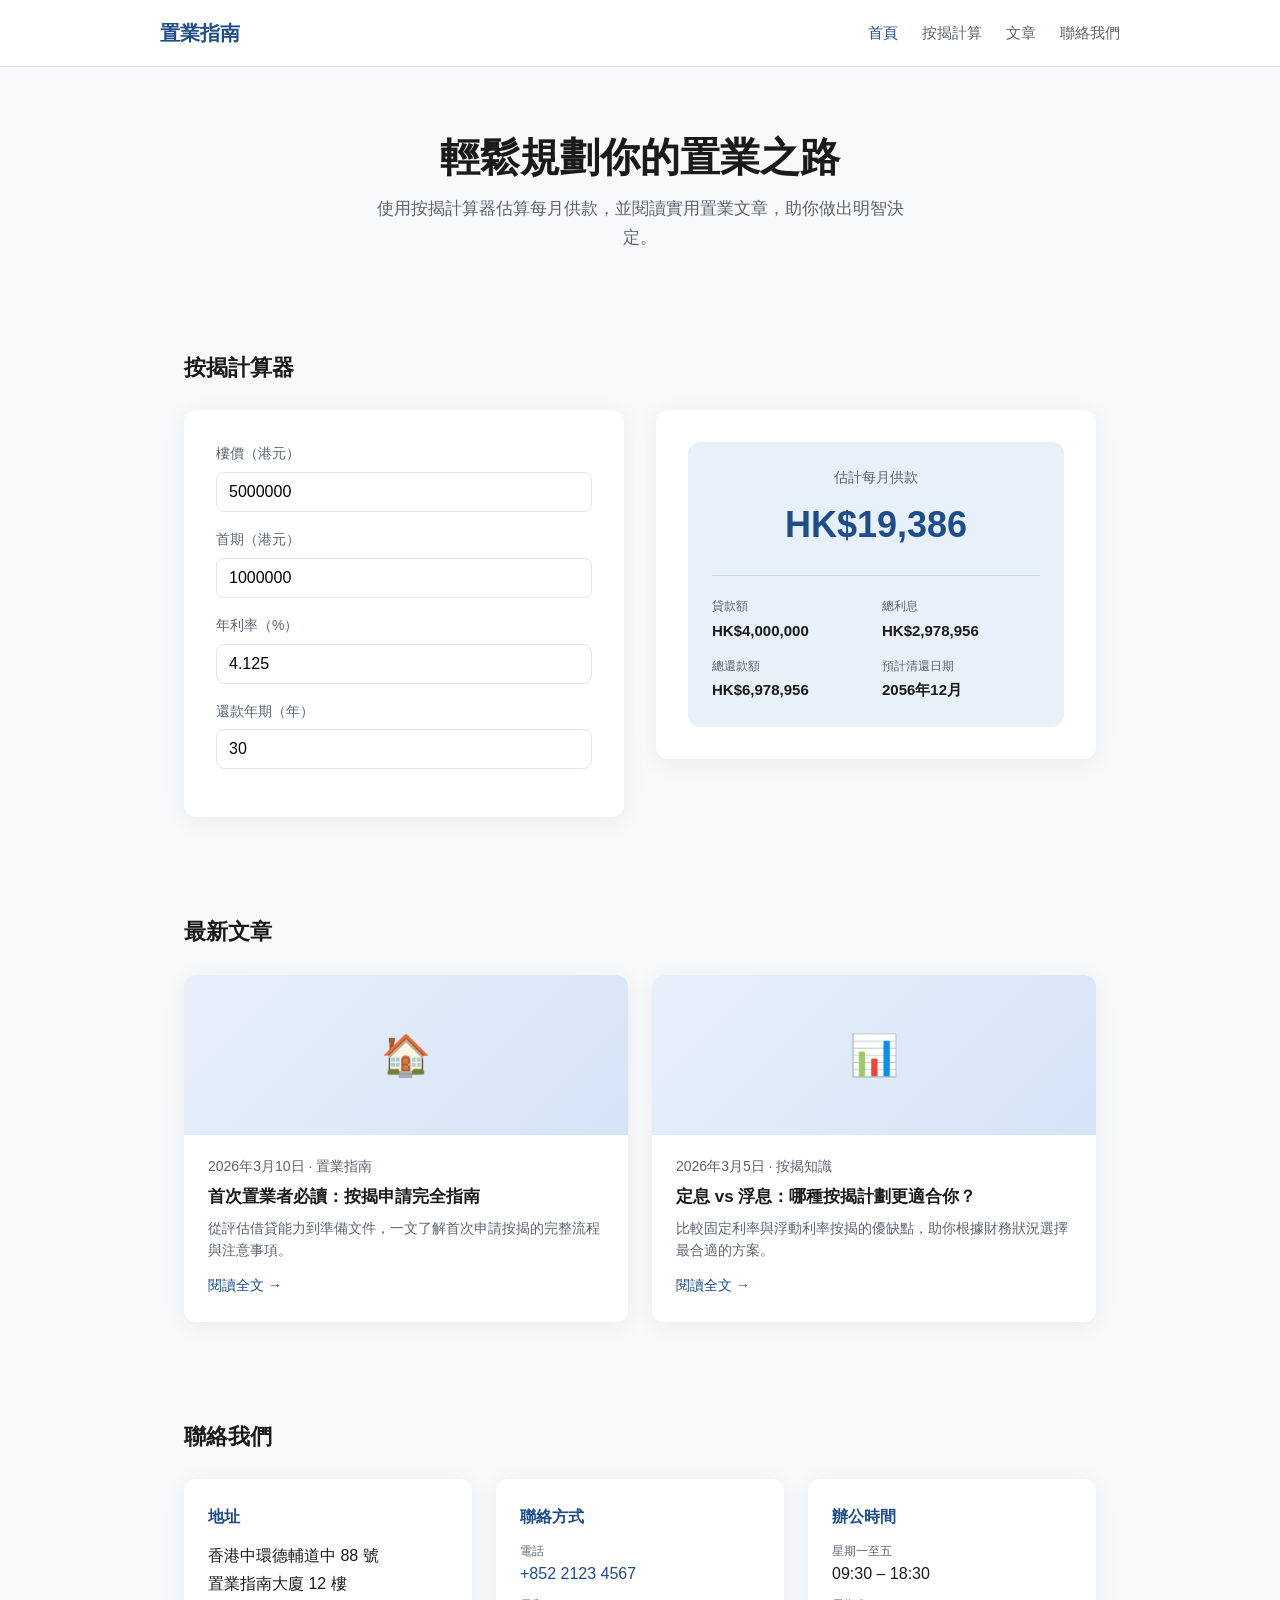
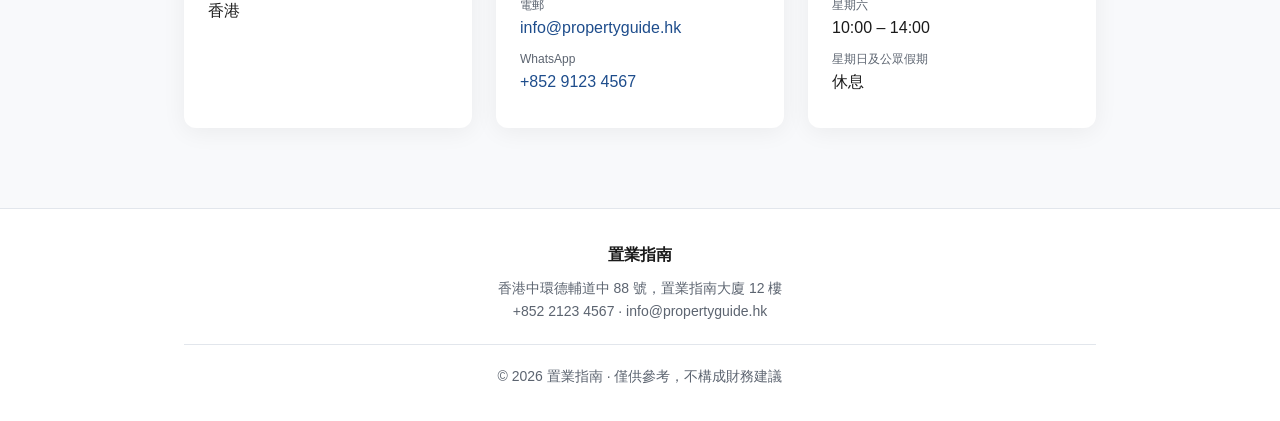
<file: index.html>
<!DOCTYPE html>
<html lang="zh-Hant">
<head>
  <meta charset="UTF-8">
  <meta name="viewport" content="width=device-width, initial-scale=1.0">
  <title>置業指南｜按揭計算與置業資訊</title>
  <link rel="stylesheet" href="styles.css">
</head>
<body>
  <header class="site-header">
    <div class="container header-inner">
      <a href="index.html" class="logo">置業指南</a>
      <nav>
        <ul>
          <li><a href="index.html" class="active">首頁</a></li>
          <li><a href="#calculator">按揭計算</a></li>
          <li><a href="#blog">文章</a></li>
          <li><a href="#contact">聯絡我們</a></li>
        </ul>
      </nav>
    </div>
  </header>

  <main>
    <section class="hero">
      <div class="container">
        <h1>輕鬆規劃你的置業之路</h1>
        <p>使用按揭計算器估算每月供款，並閱讀實用置業文章，助你做出明智決定。</p>
      </div>
    </section>

    <section id="calculator">
      <div class="container">
        <h2 class="section-title">按揭計算器</h2>
        <div class="calculator-grid">
          <div class="calculator-card">
            <form id="form">
              <div class="field">
                <label for="price">樓價（港元）</label>
                <input type="number" id="price" value="5000000" min="0" step="100000" required>
              </div>
              <div class="field">
                <label for="down">首期（港元）</label>
                <input type="number" id="down" value="1000000" min="0" step="100000" required>
              </div>
              <div class="field">
                <label for="rate">年利率（%）</label>
                <input type="number" id="rate" value="4.125" min="0" max="30" step="0.01" required>
              </div>
              <div class="field">
                <label for="years">還款年期（年）</label>
                <input type="number" id="years" value="30" min="1" max="50" step="1" required>
              </div>
            </form>
          </div>

          <div class="calculator-card">
            <div class="result" aria-live="polite">
              <p class="result-label">估計每月供款</p>
              <p class="result-value" id="monthly">$0</p>
              <div class="breakdown">
                <div class="breakdown-item">
                  <span>貸款額</span>
                  <strong id="loan">$0</strong>
                </div>
                <div class="breakdown-item">
                  <span>總利息</span>
                  <strong id="interest">$0</strong>
                </div>
                <div class="breakdown-item">
                  <span>總還款額</span>
                  <strong id="total">$0</strong>
                </div>
                <div class="breakdown-item">
                  <span>預計清還日期</span>
                  <strong id="payoff">—</strong>
                </div>
              </div>
            </div>
          </div>
        </div>
      </div>
    </section>

    <section id="blog">
      <div class="container">
        <h2 class="section-title">最新文章</h2>
        <div class="blog-grid">
          <article class="blog-card">
            <a href="blog-1.html">
              <div class="blog-card-image">🏠</div>
              <div class="blog-card-body">
                <p class="blog-card-meta">2026年3月10日 · 置業指南</p>
                <h3>首次置業者必讀：按揭申請完全指南</h3>
                <p>從評估借貸能力到準備文件，一文了解首次申請按揭的完整流程與注意事項。</p>
                <span class="read-more">閱讀全文 →</span>
              </div>
            </a>
          </article>

          <article class="blog-card">
            <a href="blog-2.html">
              <div class="blog-card-image">📊</div>
              <div class="blog-card-body">
                <p class="blog-card-meta">2026年3月5日 · 按揭知識</p>
                <h3>定息 vs 浮息：哪種按揭計劃更適合你？</h3>
                <p>比較固定利率與浮動利率按揭的優缺點，助你根據財務狀況選擇最合適的方案。</p>
                <span class="read-more">閱讀全文 →</span>
              </div>
            </a>
          </article>
        </div>
      </div>
    </section>

    <section id="contact">
      <div class="container">
        <h2 class="section-title">聯絡我們</h2>
        <div class="contact-grid">
          <div class="contact-card">
            <h3>地址</h3>
            <address>
              香港中環德輔道中 88 號<br>
              置業指南大廈 12 樓<br>
              香港
            </address>
          </div>
          <div class="contact-card">
            <h3>聯絡方式</h3>
            <ul class="contact-list">
              <li><span>電話</span> <a href="tel:+85221234567">+852 2123 4567</a></li>
              <li><span>電郵</span> <a href="mailto:info@propertyguide.hk">info@propertyguide.hk</a></li>
              <li><span>WhatsApp</span> <a href="https://wa.me/85291234567">+852 9123 4567</a></li>
            </ul>
          </div>
          <div class="contact-card">
            <h3>辦公時間</h3>
            <ul class="contact-list">
              <li><span>星期一至五</span> 09:30 – 18:30</li>
              <li><span>星期六</span> 10:00 – 14:00</li>
              <li><span>星期日及公眾假期</span> 休息</li>
            </ul>
          </div>
        </div>
      </div>
    </section>
  </main>

  <footer class="site-footer">
    <div class="container footer-inner">
      <div class="footer-contact">
        <p class="footer-brand">置業指南</p>
        <address>
          香港中環德輔道中 88 號，置業指南大廈 12 樓<br>
          <a href="tel:+85221234567">+852 2123 4567</a> ·
          <a href="mailto:info@propertyguide.hk">info@propertyguide.hk</a>
        </address>
      </div>
      <p class="footer-copy">© 2026 置業指南 · 僅供參考，不構成財務建議</p>
    </div>
  </footer>

  <script>
    const form = document.getElementById('form');
    const monthlyEl = document.getElementById('monthly');
    const loanEl = document.getElementById('loan');
    const interestEl = document.getElementById('interest');
    const totalEl = document.getElementById('total');
    const payoffEl = document.getElementById('payoff');

    function formatCurrency(value) {
      return new Intl.NumberFormat('zh-Hant-HK', {
        style: 'currency',
        currency: 'HKD',
        maximumFractionDigits: 0,
      }).format(value);
    }

    function calculate() {
      const price = parseFloat(document.getElementById('price').value) || 0;
      const down = parseFloat(document.getElementById('down').value) || 0;
      const annualRate = parseFloat(document.getElementById('rate').value) || 0;
      const years = parseInt(document.getElementById('years').value, 10) || 0;

      const principal = Math.max(price - down, 0);
      const months = years * 12;
      const monthlyRate = annualRate / 100 / 12;

      let payment = 0;
      if (principal > 0 && months > 0) {
        if (monthlyRate === 0) {
          payment = principal / months;
        } else {
          payment = principal * (monthlyRate * Math.pow(1 + monthlyRate, months)) /
            (Math.pow(1 + monthlyRate, months) - 1);
        }
      }

      const totalPaid = payment * months;
      const totalInterest = totalPaid - principal;

      const payoff = new Date();
      payoff.setMonth(payoff.getMonth() + months);

      monthlyEl.textContent = formatCurrency(payment);
      loanEl.textContent = formatCurrency(principal);
      interestEl.textContent = formatCurrency(totalInterest);
      totalEl.textContent = formatCurrency(totalPaid);
      payoffEl.textContent = payoff.toLocaleDateString('zh-Hant', {
        year: 'numeric',
        month: 'long',
      });
    }

    form.addEventListener('input', calculate);
    calculate();
  </script>
</body>
</html>
</file>
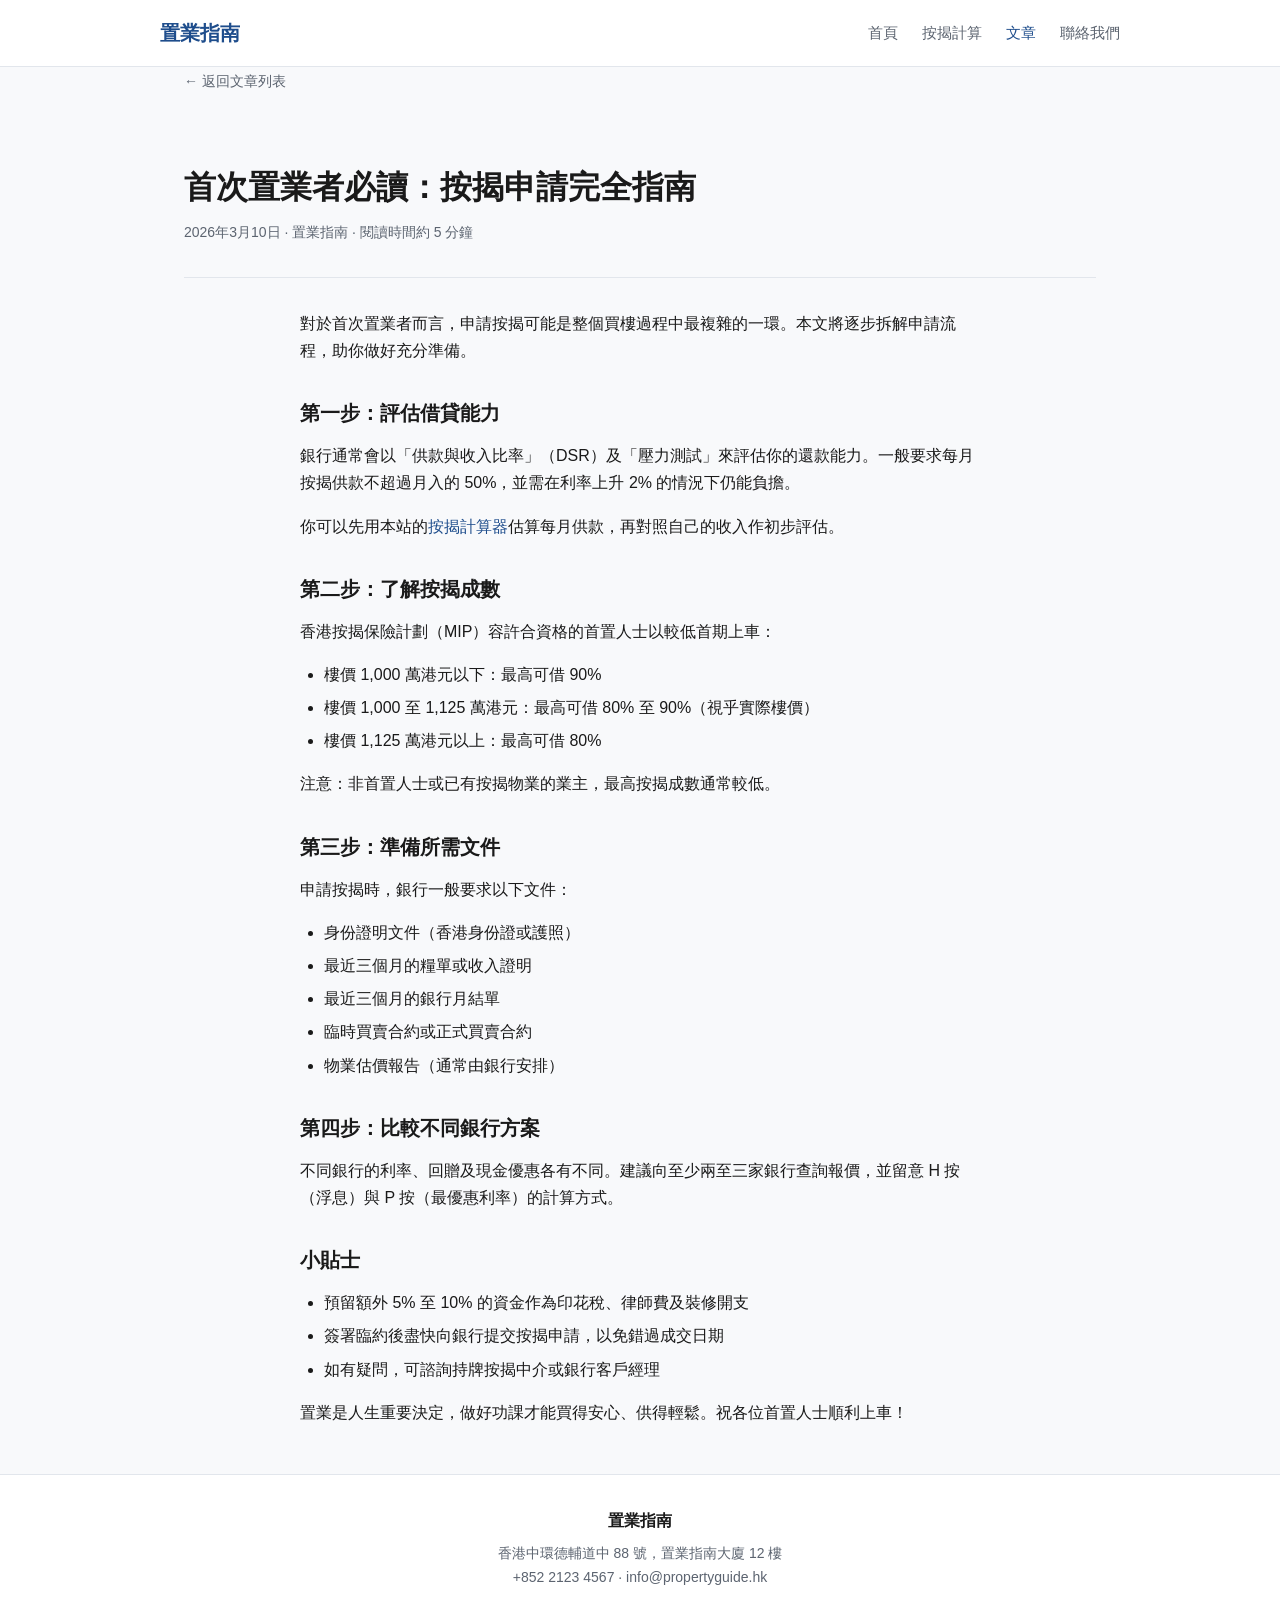
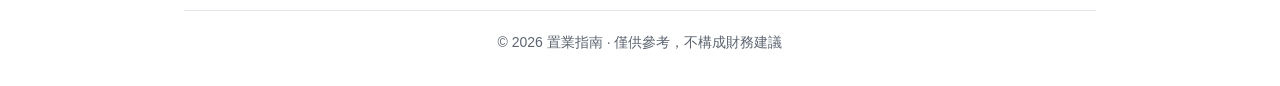
<file: blog-1.html>
<!DOCTYPE html>
<html lang="zh-Hant">
<head>
  <meta charset="UTF-8">
  <meta name="viewport" content="width=device-width, initial-scale=1.0">
  <title>首次置業者必讀：按揭申請完全指南｜置業指南</title>
  <link rel="stylesheet" href="styles.css">
</head>
<body>
  <header class="site-header">
    <div class="container header-inner">
      <a href="index.html" class="logo">置業指南</a>
      <nav>
        <ul>
          <li><a href="index.html">首頁</a></li>
          <li><a href="index.html#calculator">按揭計算</a></li>
          <li><a href="index.html#blog" class="active">文章</a></li>
          <li><a href="index.html#contact">聯絡我們</a></li>
        </ul>
      </nav>
    </div>
  </header>

  <main class="container">
    <a href="index.html#blog" class="back-link">← 返回文章列表</a>

    <header class="post-header">
      <h1>首次置業者必讀：按揭申請完全指南</h1>
      <p class="post-meta">2026年3月10日 · 置業指南 · 閱讀時間約 5 分鐘</p>
    </header>

    <article class="post-content">
      <p>對於首次置業者而言，申請按揭可能是整個買樓過程中最複雜的一環。本文將逐步拆解申請流程，助你做好充分準備。</p>

      <h2>第一步：評估借貸能力</h2>
      <p>銀行通常會以「供款與收入比率」（DSR）及「壓力測試」來評估你的還款能力。一般要求每月按揭供款不超過月入的 50%，並需在利率上升 2% 的情況下仍能負擔。</p>
      <p>你可以先用本站的<a href="index.html#calculator">按揭計算器</a>估算每月供款，再對照自己的收入作初步評估。</p>

      <h2>第二步：了解按揭成數</h2>
      <p>香港按揭保險計劃（MIP）容許合資格的首置人士以較低首期上車：</p>
      <ul>
        <li>樓價 1,000 萬港元以下：最高可借 90%</li>
        <li>樓價 1,000 至 1,125 萬港元：最高可借 80% 至 90%（視乎實際樓價）</li>
        <li>樓價 1,125 萬港元以上：最高可借 80%</li>
      </ul>
      <p>注意：非首置人士或已有按揭物業的業主，最高按揭成數通常較低。</p>

      <h2>第三步：準備所需文件</h2>
      <p>申請按揭時，銀行一般要求以下文件：</p>
      <ul>
        <li>身份證明文件（香港身份證或護照）</li>
        <li>最近三個月的糧單或收入證明</li>
        <li>最近三個月的銀行月結單</li>
        <li>臨時買賣合約或正式買賣合約</li>
        <li>物業估價報告（通常由銀行安排）</li>
      </ul>

      <h2>第四步：比較不同銀行方案</h2>
      <p>不同銀行的利率、回贈及現金優惠各有不同。建議向至少兩至三家銀行查詢報價，並留意 H 按（浮息）與 P 按（最優惠利率）的計算方式。</p>

      <h2>小貼士</h2>
      <ul>
        <li>預留額外 5% 至 10% 的資金作為印花稅、律師費及裝修開支</li>
        <li>簽署臨約後盡快向銀行提交按揭申請，以免錯過成交日期</li>
        <li>如有疑問，可諮詢持牌按揭中介或銀行客戶經理</li>
      </ul>

      <p>置業是人生重要決定，做好功課才能買得安心、供得輕鬆。祝各位首置人士順利上車！</p>
    </article>
  </main>

  <footer class="site-footer">
    <div class="container footer-inner">
      <div class="footer-contact">
        <p class="footer-brand">置業指南</p>
        <address>
          香港中環德輔道中 88 號，置業指南大廈 12 樓<br>
          <a href="tel:+85221234567">+852 2123 4567</a> ·
          <a href="mailto:info@propertyguide.hk">info@propertyguide.hk</a>
        </address>
      </div>
      <p class="footer-copy">© 2026 置業指南 · 僅供參考，不構成財務建議</p>
    </div>
  </footer>
</body>
</html>
</file>
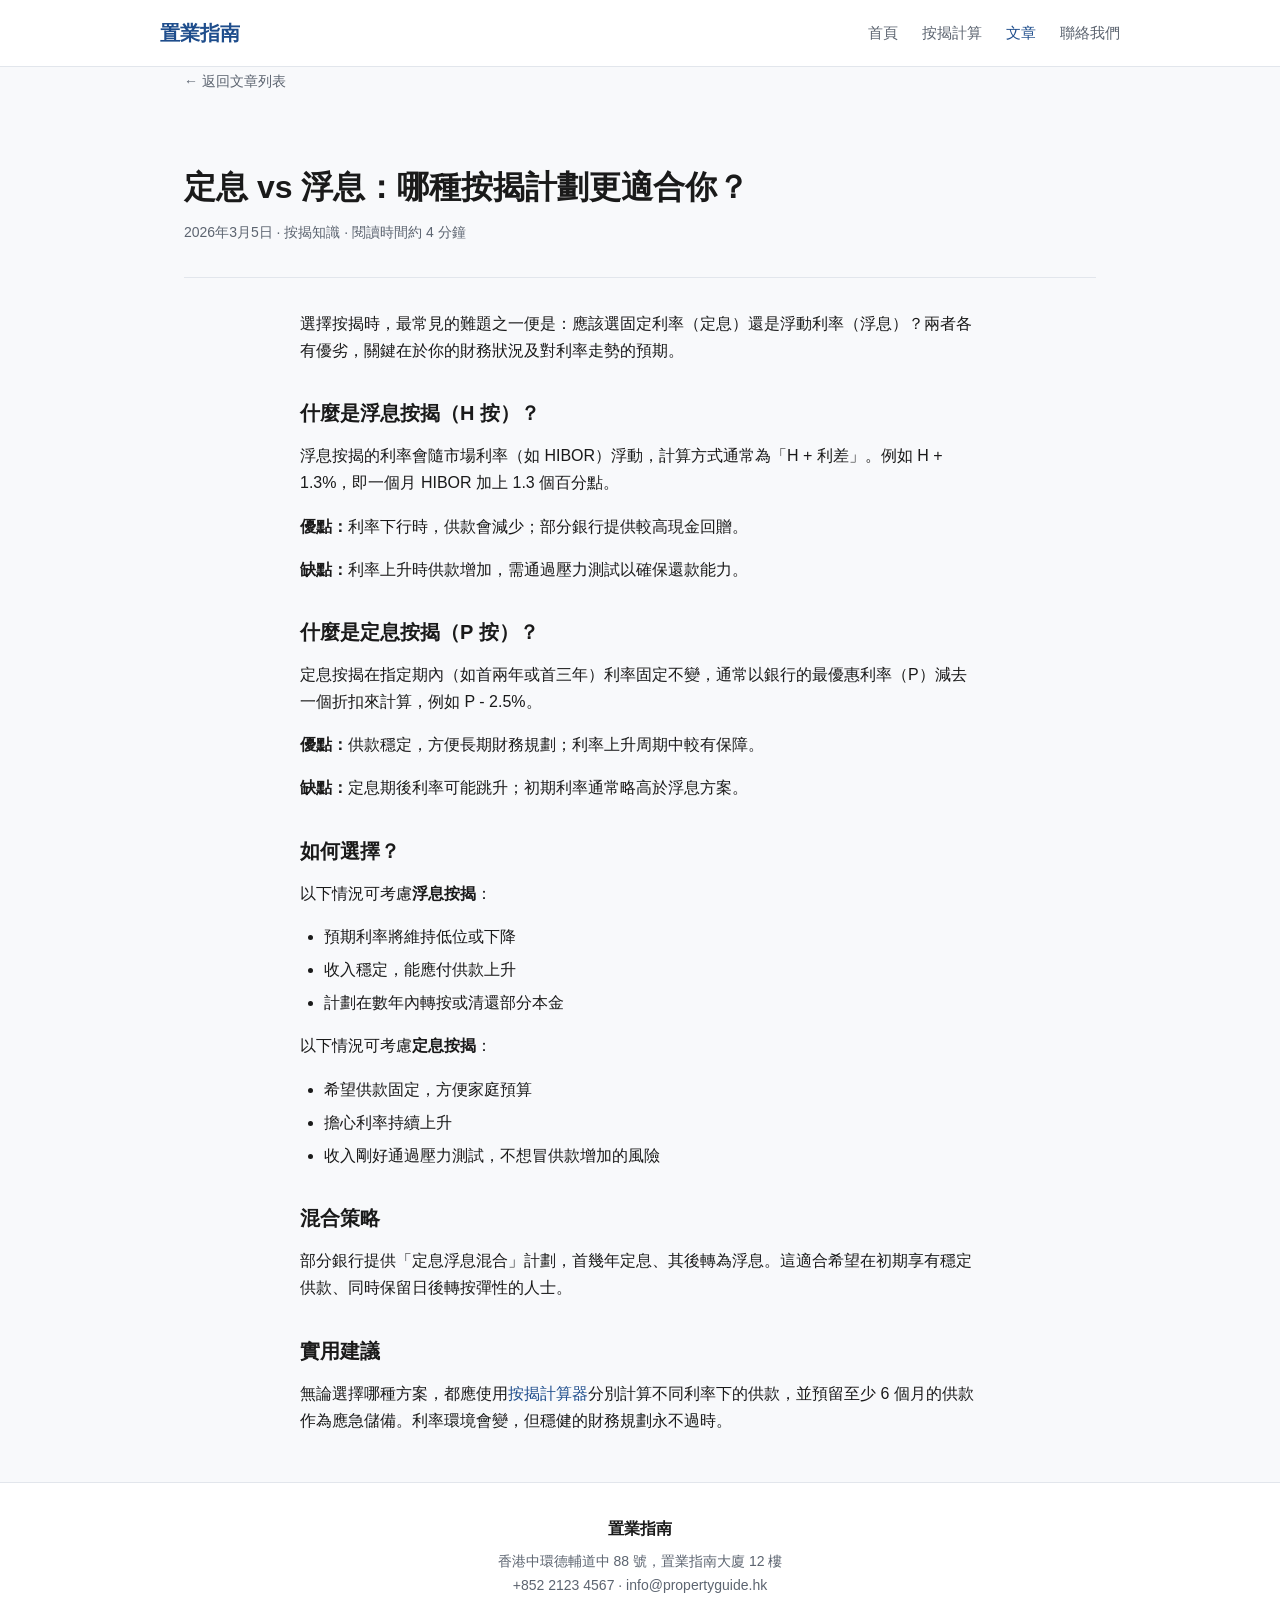
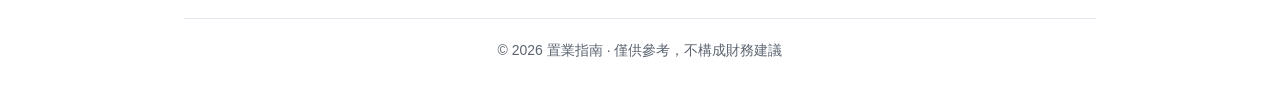
<file: blog-2.html>
<!DOCTYPE html>
<html lang="zh-Hant">
<head>
  <meta charset="UTF-8">
  <meta name="viewport" content="width=device-width, initial-scale=1.0">
  <title>定息 vs 浮息：哪種按揭計劃更適合你？｜置業指南</title>
  <link rel="stylesheet" href="styles.css">
</head>
<body>
  <header class="site-header">
    <div class="container header-inner">
      <a href="index.html" class="logo">置業指南</a>
      <nav>
        <ul>
          <li><a href="index.html">首頁</a></li>
          <li><a href="index.html#calculator">按揭計算</a></li>
          <li><a href="index.html#blog" class="active">文章</a></li>
          <li><a href="index.html#contact">聯絡我們</a></li>
        </ul>
      </nav>
    </div>
  </header>

  <main class="container">
    <a href="index.html#blog" class="back-link">← 返回文章列表</a>

    <header class="post-header">
      <h1>定息 vs 浮息：哪種按揭計劃更適合你？</h1>
      <p class="post-meta">2026年3月5日 · 按揭知識 · 閱讀時間約 4 分鐘</p>
    </header>

    <article class="post-content">
      <p>選擇按揭時，最常見的難題之一便是：應該選固定利率（定息）還是浮動利率（浮息）？兩者各有優劣，關鍵在於你的財務狀況及對利率走勢的預期。</p>

      <h2>什麼是浮息按揭（H 按）？</h2>
      <p>浮息按揭的利率會隨市場利率（如 HIBOR）浮動，計算方式通常為「H + 利差」。例如 H + 1.3%，即一個月 HIBOR 加上 1.3 個百分點。</p>
      <p><strong>優點：</strong>利率下行時，供款會減少；部分銀行提供較高現金回贈。</p>
      <p><strong>缺點：</strong>利率上升時供款增加，需通過壓力測試以確保還款能力。</p>

      <h2>什麼是定息按揭（P 按）？</h2>
      <p>定息按揭在指定期內（如首兩年或首三年）利率固定不變，通常以銀行的最優惠利率（P）減去一個折扣來計算，例如 P - 2.5%。</p>
      <p><strong>優點：</strong>供款穩定，方便長期財務規劃；利率上升周期中較有保障。</p>
      <p><strong>缺點：</strong>定息期後利率可能跳升；初期利率通常略高於浮息方案。</p>

      <h2>如何選擇？</h2>
      <p>以下情況可考慮<strong>浮息按揭</strong>：</p>
      <ul>
        <li>預期利率將維持低位或下降</li>
        <li>收入穩定，能應付供款上升</li>
        <li>計劃在數年內轉按或清還部分本金</li>
      </ul>

      <p>以下情況可考慮<strong>定息按揭</strong>：</p>
      <ul>
        <li>希望供款固定，方便家庭預算</li>
        <li>擔心利率持續上升</li>
        <li>收入剛好通過壓力測試，不想冒供款增加的風險</li>
      </ul>

      <h2>混合策略</h2>
      <p>部分銀行提供「定息浮息混合」計劃，首幾年定息、其後轉為浮息。這適合希望在初期享有穩定供款、同時保留日後轉按彈性的人士。</p>

      <h2>實用建議</h2>
      <p>無論選擇哪種方案，都應使用<a href="index.html#calculator">按揭計算器</a>分別計算不同利率下的供款，並預留至少 6 個月的供款作為應急儲備。利率環境會變，但穩健的財務規劃永不過時。</p>
    </article>
  </main>

  <footer class="site-footer">
    <div class="container footer-inner">
      <div class="footer-contact">
        <p class="footer-brand">置業指南</p>
        <address>
          香港中環德輔道中 88 號，置業指南大廈 12 樓<br>
          <a href="tel:+85221234567">+852 2123 4567</a> ·
          <a href="mailto:info@propertyguide.hk">info@propertyguide.hk</a>
        </address>
      </div>
      <p class="footer-copy">© 2026 置業指南 · 僅供參考，不構成財務建議</p>
    </div>
  </footer>
</body>
</html>
</file>
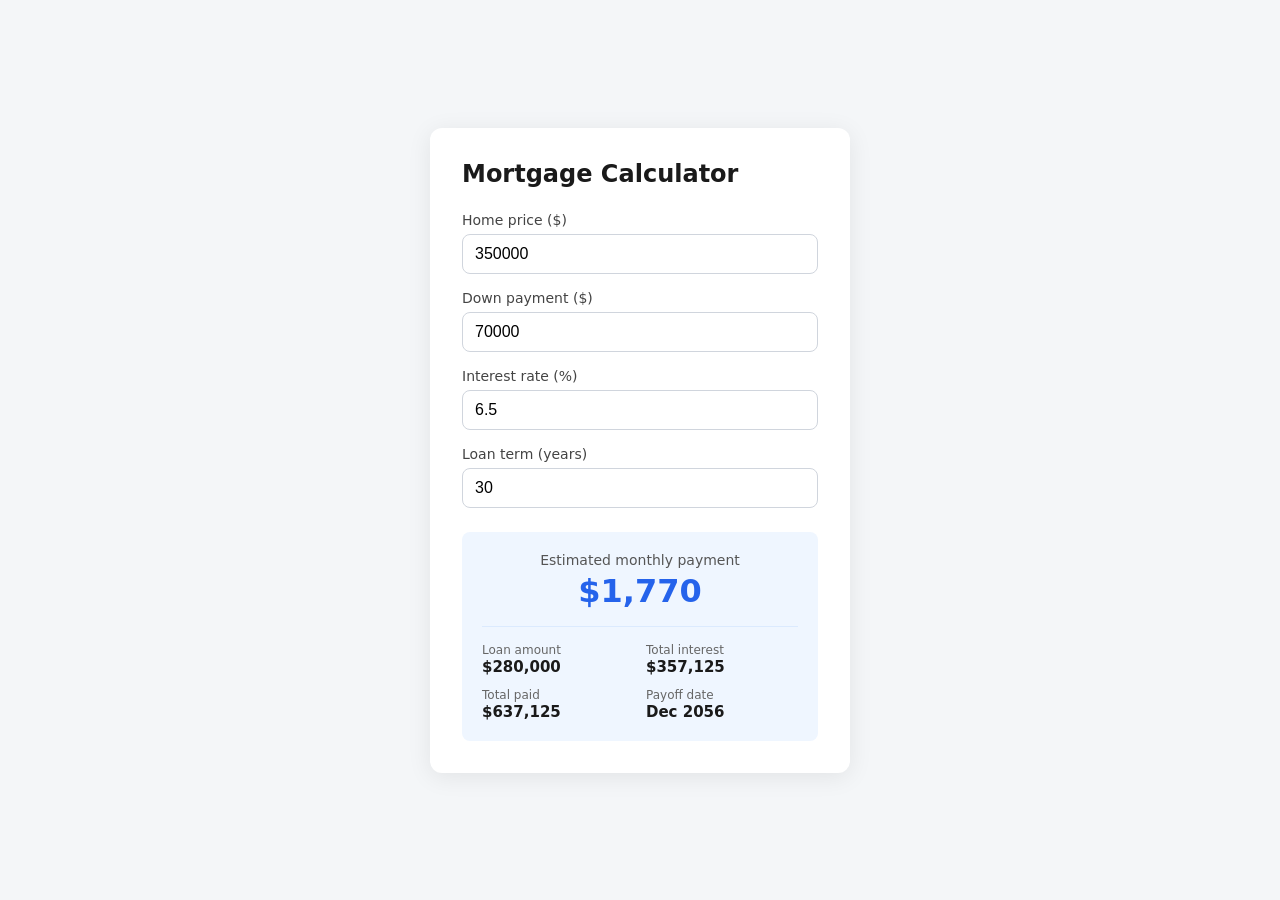
<file: index.html.html>
<!DOCTYPE html>
<html lang="en">
<head>
  <meta charset="UTF-8">
  <meta name="viewport" content="width=device-width, initial-scale=1.0">
  <title>Mortgage Calculator</title>
  <style>
    * {
      box-sizing: border-box;
      margin: 0;
      padding: 0;
    }

    body {
      font-family: system-ui, -apple-system, sans-serif;
      background: #f4f6f8;
      color: #1a1a1a;
      min-height: 100vh;
      display: flex;
      align-items: center;
      justify-content: center;
      padding: 1.5rem;
    }

    .calculator {
      background: #fff;
      border-radius: 12px;
      box-shadow: 0 4px 24px rgba(0, 0, 0, 0.08);
      max-width: 420px;
      width: 100%;
      padding: 2rem;
    }

    h1 {
      font-size: 1.5rem;
      font-weight: 600;
      margin-bottom: 1.5rem;
    }

    .field {
      margin-bottom: 1rem;
    }

    label {
      display: block;
      font-size: 0.875rem;
      font-weight: 500;
      margin-bottom: 0.375rem;
      color: #444;
    }

    input {
      width: 100%;
      padding: 0.625rem 0.75rem;
      border: 1px solid #d0d5dd;
      border-radius: 8px;
      font-size: 1rem;
    }

    input:focus {
      outline: 2px solid #2563eb;
      outline-offset: 1px;
      border-color: #2563eb;
    }

    .result {
      margin-top: 1.5rem;
      padding: 1.25rem;
      background: #eff6ff;
      border-radius: 8px;
      text-align: center;
    }

    .result-label {
      font-size: 0.875rem;
      color: #555;
      margin-bottom: 0.25rem;
    }

    .result-value {
      font-size: 2rem;
      font-weight: 700;
      color: #2563eb;
    }

    .breakdown {
      margin-top: 1rem;
      padding-top: 1rem;
      border-top: 1px solid #dbeafe;
      display: grid;
      grid-template-columns: 1fr 1fr;
      gap: 0.75rem;
      text-align: left;
    }

    .breakdown-item span {
      display: block;
      font-size: 0.75rem;
      color: #666;
    }

    .breakdown-item strong {
      font-size: 0.9375rem;
    }
  </style>
</head>
<body>
  <main class="calculator">
    <h1>Mortgage Calculator</h1>

    <form id="form">
      <div class="field">
        <label for="price">Home price ($)</label>
        <input type="number" id="price" value="350000" min="0" step="1000" required>
      </div>

      <div class="field">
        <label for="down">Down payment ($)</label>
        <input type="number" id="down" value="70000" min="0" step="1000" required>
      </div>

      <div class="field">
        <label for="rate">Interest rate (%)</label>
        <input type="number" id="rate" value="6.5" min="0" max="30" step="0.01" required>
      </div>

      <div class="field">
        <label for="years">Loan term (years)</label>
        <input type="number" id="years" value="30" min="1" max="50" step="1" required>
      </div>
    </form>

    <section class="result" aria-live="polite">
      <p class="result-label">Estimated monthly payment</p>
      <p class="result-value" id="monthly">$0</p>
      <div class="breakdown">
        <div class="breakdown-item">
          <span>Loan amount</span>
          <strong id="loan">$0</strong>
        </div>
        <div class="breakdown-item">
          <span>Total interest</span>
          <strong id="interest">$0</strong>
        </div>
        <div class="breakdown-item">
          <span>Total paid</span>
          <strong id="total">$0</strong>
        </div>
        <div class="breakdown-item">
          <span>Payoff date</span>
          <strong id="payoff">—</strong>
        </div>
      </div>
    </section>
  </main>

  <script>
    const form = document.getElementById('form');
    const monthlyEl = document.getElementById('monthly');
    const loanEl = document.getElementById('loan');
    const interestEl = document.getElementById('interest');
    const totalEl = document.getElementById('total');
    const payoffEl = document.getElementById('payoff');

    function formatCurrency(value) {
      return new Intl.NumberFormat('en-US', {
        style: 'currency',
        currency: 'USD',
        maximumFractionDigits: 0,
      }).format(value);
    }

    function calculate() {
      const price = parseFloat(document.getElementById('price').value) || 0;
      const down = parseFloat(document.getElementById('down').value) || 0;
      const annualRate = parseFloat(document.getElementById('rate').value) || 0;
      const years = parseInt(document.getElementById('years').value, 10) || 0;

      const principal = Math.max(price - down, 0);
      const months = years * 12;
      const monthlyRate = annualRate / 100 / 12;

      let payment = 0;
      if (principal > 0 && months > 0) {
        if (monthlyRate === 0) {
          payment = principal / months;
        } else {
          payment = principal * (monthlyRate * Math.pow(1 + monthlyRate, months)) /
            (Math.pow(1 + monthlyRate, months) - 1);
        }
      }

      const totalPaid = payment * months;
      const totalInterest = totalPaid - principal;

      const payoff = new Date();
      payoff.setMonth(payoff.getMonth() + months);

      monthlyEl.textContent = formatCurrency(payment);
      loanEl.textContent = formatCurrency(principal);
      interestEl.textContent = formatCurrency(totalInterest);
      totalEl.textContent = formatCurrency(totalPaid);
      payoffEl.textContent = payoff.toLocaleDateString('en-US', {
        month: 'short',
        year: 'numeric',
      });
    }

    form.addEventListener('input', calculate);
    calculate();
  </script>
</body>
</html>
</file>
<file: styles.css>
* {
  box-sizing: border-box;
  margin: 0;
  padding: 0;
}

:root {
  --bg: #f8f9fb;
  --surface: #ffffff;
  --text: #1a1a1a;
  --muted: #5c6470;
  --accent: #1e4d8c;
  --accent-light: #e8f0fa;
  --border: #e2e6ec;
  --radius: 12px;
  --shadow: 0 4px 24px rgba(0, 0, 0, 0.06);
}

body {
  font-family: "PingFang TC", "Microsoft JhengHei", "Noto Sans TC", sans-serif;
  background: var(--bg);
  color: var(--text);
  line-height: 1.7;
}

a {
  color: var(--accent);
  text-decoration: none;
}

a:hover {
  text-decoration: underline;
}

.container {
  max-width: 960px;
  margin: 0 auto;
  padding: 0 1.5rem;
}

/* Header */
.site-header {
  background: var(--surface);
  border-bottom: 1px solid var(--border);
  position: sticky;
  top: 0;
  z-index: 10;
}

.header-inner {
  display: flex;
  align-items: center;
  justify-content: space-between;
  padding: 1rem 0;
}

.logo {
  font-size: 1.25rem;
  font-weight: 700;
  color: var(--accent);
  text-decoration: none;
}

.logo:hover {
  text-decoration: none;
}

nav ul {
  display: flex;
  gap: 1.5rem;
  list-style: none;
}

nav a {
  color: var(--muted);
  font-size: 0.9375rem;
  font-weight: 500;
  text-decoration: none;
}

nav a:hover,
nav a.active {
  color: var(--accent);
}

/* Hero */
.hero {
  padding: 4rem 0 3rem;
  text-align: center;
}

.hero h1 {
  font-size: clamp(1.75rem, 4vw, 2.5rem);
  font-weight: 700;
  margin-bottom: 0.75rem;
  line-height: 1.3;
}

.hero p {
  color: var(--muted);
  font-size: 1.0625rem;
  max-width: 540px;
  margin: 0 auto;
}

/* Sections */
section {
  padding: 3rem 0;
}

.section-title {
  font-size: 1.375rem;
  font-weight: 600;
  margin-bottom: 1.5rem;
}

/* Calculator */
.calculator-grid {
  display: grid;
  grid-template-columns: 1fr 1fr;
  gap: 2rem;
  align-items: start;
}

@media (max-width: 720px) {
  .calculator-grid {
    grid-template-columns: 1fr;
  }
}

.calculator-card {
  background: var(--surface);
  border-radius: var(--radius);
  box-shadow: var(--shadow);
  padding: 2rem;
}

.field {
  margin-bottom: 1rem;
}

label {
  display: block;
  font-size: 0.875rem;
  font-weight: 500;
  margin-bottom: 0.375rem;
  color: var(--muted);
}

input {
  width: 100%;
  padding: 0.625rem 0.75rem;
  border: 1px solid var(--border);
  border-radius: 8px;
  font-size: 1rem;
  font-family: inherit;
}

input:focus {
  outline: 2px solid var(--accent);
  outline-offset: 1px;
  border-color: var(--accent);
}

.result {
  padding: 1.5rem;
  background: var(--accent-light);
  border-radius: var(--radius);
  text-align: center;
}

.result-label {
  font-size: 0.875rem;
  color: var(--muted);
  margin-bottom: 0.25rem;
}

.result-value {
  font-size: 2.25rem;
  font-weight: 700;
  color: var(--accent);
}

.breakdown {
  margin-top: 1.25rem;
  padding-top: 1.25rem;
  border-top: 1px solid #c5d9f0;
  display: grid;
  grid-template-columns: 1fr 1fr;
  gap: 0.75rem;
  text-align: left;
}

.breakdown-item span {
  display: block;
  font-size: 0.75rem;
  color: var(--muted);
}

.breakdown-item strong {
  font-size: 0.9375rem;
}

/* Blog cards */
.blog-grid {
  display: grid;
  grid-template-columns: repeat(auto-fit, minmax(280px, 1fr));
  gap: 1.5rem;
}

.blog-card {
  background: var(--surface);
  border-radius: var(--radius);
  box-shadow: var(--shadow);
  overflow: hidden;
  transition: transform 0.15s, box-shadow 0.15s;
}

.blog-card:hover {
  transform: translateY(-2px);
  box-shadow: 0 8px 32px rgba(0, 0, 0, 0.1);
}

.blog-card a {
  text-decoration: none;
  color: inherit;
  display: block;
}

.blog-card-image {
  height: 160px;
  background: linear-gradient(135deg, var(--accent-light), #d4e4f7);
  display: flex;
  align-items: center;
  justify-content: center;
  font-size: 2.5rem;
}

.blog-card-body {
  padding: 1.25rem 1.5rem 1.5rem;
}

.blog-card-meta {
  font-size: 0.8125rem;
  color: var(--muted);
  margin-bottom: 0.5rem;
}

.blog-card h3 {
  font-size: 1.0625rem;
  font-weight: 600;
  line-height: 1.4;
  margin-bottom: 0.5rem;
}

.blog-card p {
  font-size: 0.875rem;
  color: var(--muted);
  line-height: 1.6;
}

.read-more {
  display: inline-block;
  margin-top: 0.75rem;
  font-size: 0.875rem;
  font-weight: 500;
  color: var(--accent);
}

/* Blog post page */
.post-header {
  padding: 3rem 0 2rem;
  border-bottom: 1px solid var(--border);
  margin-bottom: 2rem;
}

.post-header h1 {
  font-size: clamp(1.5rem, 3.5vw, 2rem);
  font-weight: 700;
  line-height: 1.35;
  margin-bottom: 0.75rem;
}

.post-meta {
  font-size: 0.875rem;
  color: var(--muted);
}

.post-content {
  max-width: 680px;
  margin: 0 auto 3rem;
}

.post-content h2 {
  font-size: 1.25rem;
  font-weight: 600;
  margin: 2rem 0 0.75rem;
}

.post-content p {
  margin-bottom: 1rem;
}

.post-content ul {
  margin: 0 0 1rem 1.5rem;
}

.post-content li {
  margin-bottom: 0.375rem;
}

.back-link {
  display: inline-block;
  margin-bottom: 1.5rem;
  font-size: 0.875rem;
  color: var(--muted);
}

.back-link:hover {
  color: var(--accent);
}

/* Contact */
.contact-grid {
  display: grid;
  grid-template-columns: repeat(auto-fit, minmax(240px, 1fr));
  gap: 1.5rem;
}

.contact-card {
  background: var(--surface);
  border-radius: var(--radius);
  box-shadow: var(--shadow);
  padding: 1.5rem;
}

.contact-card h3 {
  font-size: 1rem;
  font-weight: 600;
  margin-bottom: 0.75rem;
  color: var(--accent);
}

.contact-card address {
  font-style: normal;
  line-height: 1.7;
}

.contact-list {
  list-style: none;
}

.contact-list li {
  margin-bottom: 0.625rem;
  line-height: 1.5;
}

.contact-list span {
  display: block;
  font-size: 0.75rem;
  color: var(--muted);
  margin-bottom: 0.125rem;
}

/* Footer */
.site-footer {
  background: var(--surface);
  border-top: 1px solid var(--border);
  padding: 2rem 0;
  margin-top: 2rem;
  font-size: 0.875rem;
  color: var(--muted);
}

.footer-inner {
  text-align: center;
}

.footer-contact {
  margin-bottom: 1.25rem;
}

.footer-brand {
  font-size: 1rem;
  font-weight: 600;
  color: var(--text);
  margin-bottom: 0.5rem;
}

.footer-contact address {
  font-style: normal;
  line-height: 1.7;
}

.footer-contact a {
  color: var(--muted);
  text-decoration: none;
}

.footer-contact a:hover {
  color: var(--accent);
  text-decoration: underline;
}

.footer-copy {
  padding-top: 1.25rem;
  border-top: 1px solid var(--border);
}
</file>
